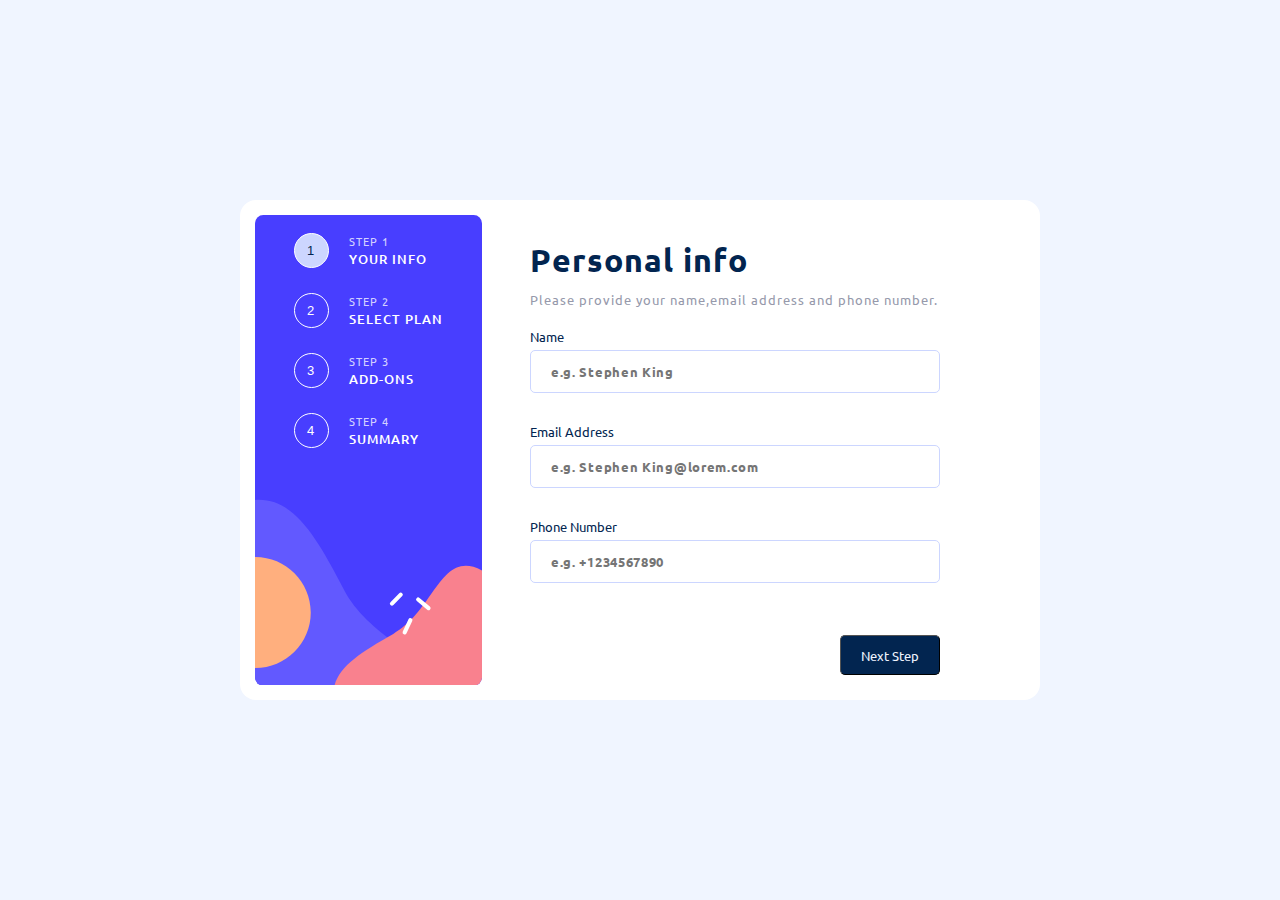
<file: index.html>
<!DOCTYPE html>
<html lang="en">
<head>
  <meta charset="UTF-8">
  <meta name="viewport" content="width=device-width, initial-scale=1.0"> <!-- displays site properly based on user's device -->
  <link rel="icon" type="image/png" sizes="32x32" href="./assets/images/favicon-32x32.png">
  <title>Frontend Mentor | Multi-step form</title>
  <link rel="stylesheet" href="style.css">
</head>
<body>
  <div class="container-all">
    <div class="side-bar">
      <div class="step one">
        <span class="ball">1</span>
        <div class="inf">
          <span>STEP 1</span>
          <p>YOUR INFO</p>
        </div>
      </div>
      <div class="step two">
        <span class="ball">2</span>
        <div class="inf">
          <span>STEP 2</span>
          <p>SELECT PLAN</p>
        </div>
      </div>
      <div class="step three">
        <span class="ball">3</span>
        <div class="inf">
          <span>STEP 3</span>
          <p>ADD-ONS</p>
        </div>
      </div>
      <div class="step four">
        <span class="ball">4</span>
        <div class="inf">
          <span>STEP 4</span>
          <p>SUMMARY</p>
        </div>
      </div>
    </div>
    <form action="https://formsubmit.co/sseif.ssamy@gmail.com" method="POST">
      <div class="firstStep">
        <h1>Personal info</h1>
        <p>Please provide your name,email address and phone number.</p>
        <label for="name">Name</label>
        <input type="text" id="name" name="name" required data-set="hello" placeholder="e.g. Stephen King">

        <label for="email">Email Address</label>
        <input type="email" id="email" name="email" required placeholder="e.g. Stephen King@lorem.com">
        
        <label for="number">Phone Number</label>
        <input type="text" id="number" name="number" required placeholder="e.g. +1234567890">
      </div>
      <div class="secondStep">
        <h1>Select your plan</h1>
        <p>You have the option of monthly or yearly billing</p>
        <div class="radio-boxes">
          <div class="cont Ar">
            <input id="Arcade" type="radio" name="typeOfDescription" value="Arcade">
            <i><svg xmlns="http://www.w3.org/2000/svg" width="40" height="40" viewBox="0 0 40 40"><g fill="none" fill-rule="evenodd"><circle cx="20" cy="20" r="20" fill="#FFAF7E"/><path fill="#FFF" fill-rule="nonzero" d="M24.995 18.005h-3.998v5.998h-2v-5.998H15a1 1 0 0 0-1 1V29a1 1 0 0 0 1 1h9.995a1 1 0 0 0 1-1v-9.995a1 1 0 0 0-1-1Zm-5.997 8.996h-2v-1.999h2v2Zm2-11.175a2.999 2.999 0 1 0-2 0v2.18h2v-2.18Z"/></g></svg></i>
            <span>Arcade</span>
            <p>$9/mo</p>
          </div>

          <div class="cont Adv">
            <input id="Advanced" type="radio" name="typeOfDescription" value="Advanced">
            <i><svg xmlns="http://www.w3.org/2000/svg" width="40" height="40" viewBox="0 0 40 40"><g fill="none" fill-rule="evenodd"><circle cx="20" cy="20" r="20" fill="#F9818E"/><path fill="#FFF" fill-rule="nonzero" d="M25.057 15H14.944C12.212 15 10 17.03 10 19.885c0 2.857 2.212 4.936 4.944 4.936h10.113c2.733 0 4.943-2.08 4.943-4.936S27.79 15 25.057 15ZM17.5 20.388c0 .12-.108.237-.234.237h-1.552v1.569c0 .126-.138.217-.259.217H14.5c-.118 0-.213-.086-.213-.203v-1.583h-1.569c-.126 0-.217-.139-.217-.26v-.956c0-.117.086-.213.202-.213h1.584v-1.554c0-.125.082-.231.203-.231h.989c.12 0 .236.108.236.234v1.551h1.555c.125 0 .231.083.231.204v.988Zm5.347.393a.862.862 0 0 1-.869-.855c0-.472.39-.856.869-.856.481 0 .87.384.87.856 0 .471-.389.855-.87.855Zm1.9 1.866a.86.86 0 0 1-.87-.852.86.86 0 0 1 .87-.855c.48 0 .87.38.87.855a.86.86 0 0 1-.87.852Zm0-3.736a.862.862 0 0 1-.87-.854c0-.472.39-.856.87-.856s.87.384.87.856a.862.862 0 0 1-.87.854Zm1.899 1.87a.862.862 0 0 1-.868-.855c0-.472.389-.856.868-.856s.868.384.868.856a.862.862 0 0 1-.868.855Z"/></g></svg></i>
            <span>Advanced</span>
            <p>$12/mo</p>
          </div>

          <div class="cont Pro">
            <input id="Pro" type="radio" name="typeOfDescription" value="Pro">
            <i><svg xmlns="http://www.w3.org/2000/svg" width="40" height="40" viewBox="0 0 40 40"><g fill="none" fill-rule="evenodd"><circle cx="20" cy="20" r="20" fill="#483EFF"/><path fill="#FFF" fill-rule="nonzero" d="M26.666 13H13.334A3.333 3.333 0 0 0 10 16.333v7.193a3.447 3.447 0 0 0 2.14 3.24c1.238.5 2.656.182 3.56-.8L18.52 23h2.96l2.82 2.966a3.2 3.2 0 0 0 3.56.8 3.447 3.447 0 0 0 2.14-3.24v-7.193A3.333 3.333 0 0 0 26.666 13Zm-9.333 6H16v1.333a.667.667 0 0 1-1.333 0V19h-1.333a.667.667 0 0 1 0-1.334h1.333v-1.333a.667.667 0 1 1 1.333 0v1.333h1.333a.667.667 0 1 1 0 1.334Zm7.333 2a2.667 2.667 0 1 1 0-5.333 2.667 2.667 0 0 1 0 5.333ZM26 18.333a1.333 1.333 0 1 1-2.667 0 1.333 1.333 0 0 1 2.667 0Z"/></g></svg></i>
            <span>Pro</span>
            <p>$15/mo</p>
          </div>

        </div>
        <div class="type-of-describtion">
          <span>monthly</span> <input type="radio" value="monthly" name="describtion" checked> <i class="white-ball"></i> <span>Yearly</span>
        </div>
      </div>
      <div class="thirdStep">
        <h1>Pick add-ons</h1>
        <p>Add-ons help enhanceyour gaming experience</p>
        <div class="checkbox-cont">
          <input type="checkbox" name="online-service" id="online" value="">
          <div class="text">
            <h4>Online service</h4>
            <p>Access to multiplayer games</p>
          </div>
          <div class="type-of"></div>
        </div>
        <div class="checkbox-cont">
          <input type="checkbox" name="larger-storage" id="larger" value="">
          <div class="text">
            <h4>Larger storage</h4>
            <p>Extra 1TB of cloud save</p>
          </div>
          <div class="type-of"></div>
        </div> <!--add value by js after knowing which type of subscribtion will be chosen monthly or yearly -->
        <div class="checkbox-cont">
          <input type="checkbox" name="customizable-profile" id="profile" value="">
          <div class="text">
            <h4>Customizable profile</h4>
            <p>custom theme on your profile</p>
          </div>
          <div class="type-of"></div>
        </div>
      </div>
      <div class="fourthStep">
        <h1>Finishing up</h1>
        <p>Double-check everything looks OK before confirming</p>
        <div class="summary-cont">
          <div class="subscribtion">
            <span><h4><!--type of sub--><!--duration--></h4><p>Change</p></span>
            <span class="price"><!--price (month || year)--></span>
          </div>
          <div class="total"><p>Total (per month)<!--month || year--></p><span class="totalPrice"></span></div>
        </div>
      </div>
      <button class="next">Next Step</button>
      <button class="back">go back</button>
      <input type="hidden" name="_captcha" value="false">
    <input type="hidden" name="_next" value="https://s-seif-s.github.io/multiple-step-form/thanks.html">
 <!---try to redirect to this page-->
    </form>

    <button class="sf">submit</button>
  </div>

  <script src="master.js"></script>
</body>
</html>
</file>
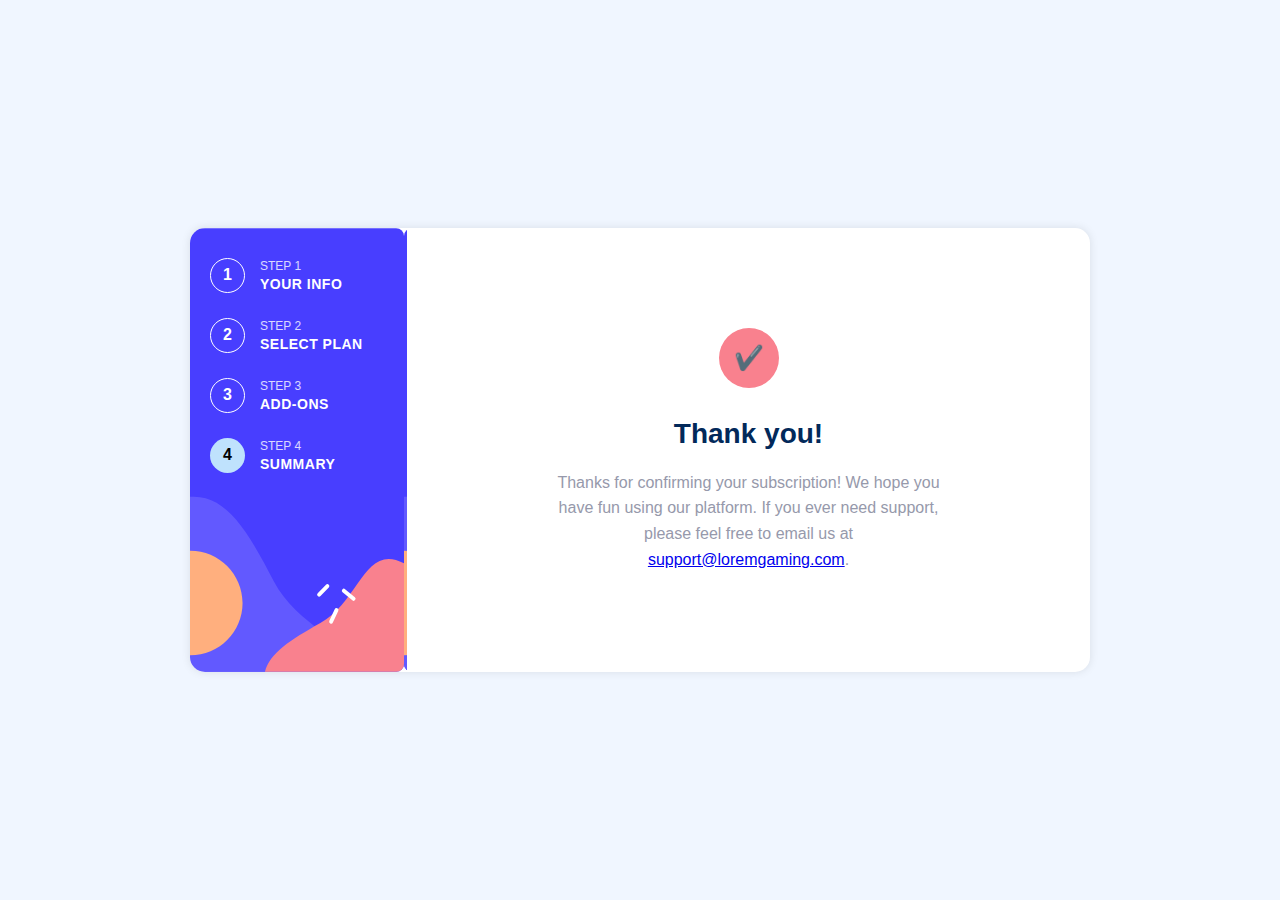
<file: thanks.html>
<!DOCTYPE html>
<html lang="en">
<head>
<meta charset="UTF-8" />
<meta name="viewport" content="width=device-width, initial-scale=1.0"/>
<title>Step 5 - Thank You</title>
<link rel="stylesheet" href="thanks.css" />
</head>
<body>
<div class="container">
    <aside class="sidebar">
    <div class="steps">
        <div class="step">
        <span>1</span>
        <div class="step-info">
            <p>STEP 1</p>
            <h4>YOUR INFO</h4>
        </div>
        </div>
        <div class="step">
        <span>2</span>
        <div class="step-info">
            <p>STEP 2</p>
            <h4>SELECT PLAN</h4>
        </div>
        </div>
        <div class="step">
        <span>3</span>
        <div class="step-info">
            <p>STEP 3</p>
            <h4>ADD-ONS</h4>
        </div>
        </div>
        <div class="step active">
        <span>4</span>
        <div class="step-info">
            <p>STEP 4</p>
            <h4>SUMMARY</h4>
        </div>
        </div>
    </div>
    <div class="sidebar-bg"></div> <!-- empty visual element -->
    </aside>

    <main class="thank-you">
    <div class="check-icon">✔️</div>
    <h1>Thank you!</h1>
    <p>
        Thanks for confirming your subscription! We hope you have fun using our platform. If you ever need support, please feel free to email us at <a href="mailto:support@loremgaming.com">support@loremgaming.com</a>.
    </p>
    </main>
</div>
</body>
</html>
</file>
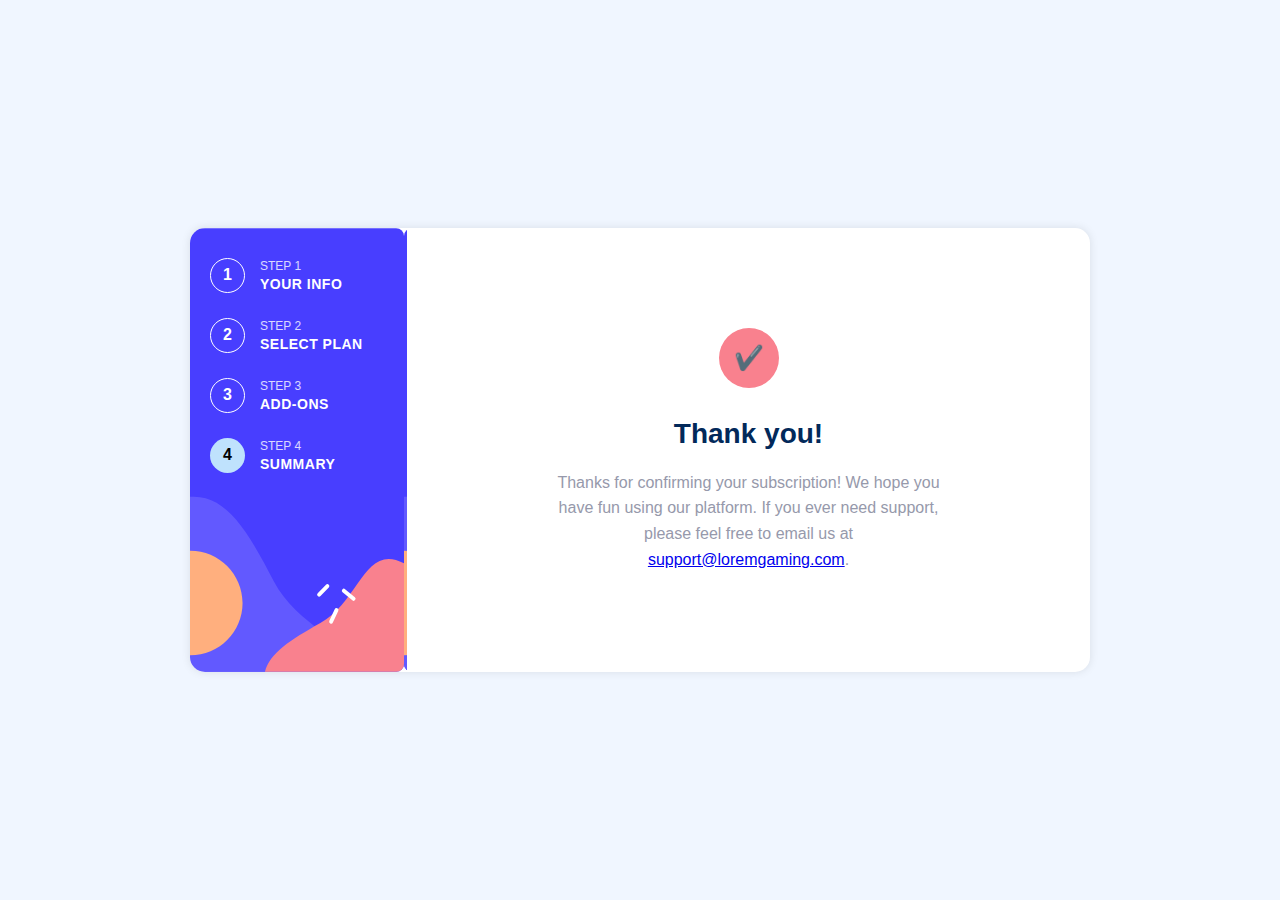
<file: thanks page/thanks.html>
<!DOCTYPE html>
<html lang="en">
<head>
<meta charset="UTF-8" />
<meta name="viewport" content="width=device-width, initial-scale=1.0"/>
<title>Step 5 - Thank You</title>
<link rel="stylesheet" href="style.css" />
</head>
<body>
<div class="container">
    <aside class="sidebar">
    <div class="steps">
        <div class="step">
        <span>1</span>
        <div class="step-info">
            <p>STEP 1</p>
            <h4>YOUR INFO</h4>
        </div>
        </div>
        <div class="step">
        <span>2</span>
        <div class="step-info">
            <p>STEP 2</p>
            <h4>SELECT PLAN</h4>
        </div>
        </div>
        <div class="step">
        <span>3</span>
        <div class="step-info">
            <p>STEP 3</p>
            <h4>ADD-ONS</h4>
        </div>
        </div>
        <div class="step active">
        <span>4</span>
        <div class="step-info">
            <p>STEP 4</p>
            <h4>SUMMARY</h4>
        </div>
        </div>
    </div>
    <div class="sidebar-bg"></div> <!-- empty visual element -->
    </aside>

    <main class="thank-you">
    <div class="check-icon">✔️</div>
    <h1>Thank you!</h1>
    <p>
        Thanks for confirming your subscription! We hope you have fun using our platform. If you ever need support, please feel free to email us at <a href="mailto:support@loremgaming.com">support@loremgaming.com</a>.
    </p>
    </main>
</div>
</body>
</html>
</file>
<file: style.css>
@font-face {
    font-family: 'Ubuntu Bold';
    src: url('assets/fonts/Ubuntu-Bold.ttf') format('truetype'); /* adjust extension */
    font-weight: bold;
    font-style: normal;
}
@font-face {
    font-family: 'Ubuntu Medium';
    src: url('assets/fonts/Ubuntu-Medium.ttf') format('truetype'); /* adjust extension */
    font-weight: medium;
    font-style: normal;
}
@font-face {
    font-family: 'Ubuntu';
    src: url('assets/fonts/Ubuntu-Regular.ttf') format('truetype'); /* adjust extension */
    font-style: normal;
}
*{
    box-sizing: border-box;
    margin: 0;
    padding: 0;
}
body {
    background-color: hsl(218, 100%, 97%);
    height: 100vh;
    display: flex;
    justify-content: center;
    align-items: center;
    letter-spacing: 1px;
}
.container-all {
    width: 800px;
    height: 500px;
    background-color: white;
    border-radius: 16px;
    padding: 15px;
    display: flex;
    justify-content: space-between;
    position: relative;
}
.side-bar {
    background-image: url(assets/images/bg-sidebar-desktop.svg);
    background-size: cover;
    height: 470px;
    width: 227px;
    display: inline-flex;
    flex-direction: column;
    align-items: center;
}
.step {
    width: 150px;
    height: 50px;
    margin-top: 10px;
    display: flex;
    align-items: center;
}
.ball {
    width: 35px;
    height: 35px;
    border-radius: 20px;
    margin-right: 20px;
    display: flex;
    justify-content: center;
    align-items: center;
    color: white;
    border: 1px solid white;
    font-family: sans-serif;
    font-size: small;
    transition: 0.5s;
}
.one .ball {
    background-color: hsl(228, 100%, 90%);
    color: hsl(213, 96%, 16%);
}
.inf span{
    font-family: "Ubuntu", sans-serif;
    font-size: 11px;
    color: hsl(231, 100%, 99%,0.8);
}
.inf p{
    font-family: "Ubuntu Medium", sans-serif;
    font-size: small;
    color: white;
}
form {
    width: 530px;
    height: 470px;
    display: inline-block;
    position: relative;
    border-radius: 12px;
    padding: 25px 35px;
    overflow: hidden;
}
form h1 {
    font-family: "Ubuntu Bold";
    color: hsl(213, 96%, 16%);
}
form p{
    font-family: "Ubuntu";
    font-size: small;
    color: hsl(231, 11%, 63%);
    margin: 10px 0 20px;
}
.firstStep label {
    display: block;
    margin-bottom: 5px;
    font-family: "Ubuntu";
    font-size: small;
    letter-spacing: normal;
    color: hsl(213, 96%, 16%);
}
.firstStep input {
    width: 410px;
    height: 43px;
    border-radius: 5px;
    border: 1px solid hsl(228, 100%, 90%);
    outline: none;
    padding-left: 20px;
    margin-bottom: 30px;
    font-family: "Ubuntu Bold";
    color: hsl(213, 96%, 16%);
    letter-spacing: 0.7px;
}
.next {
    background-color: hsl(213, 96%, 16%);
    color: hsl(218, 100%, 97%);
    width: 100px;
    height: 40px;
    padding-left: 0;
    margin: 0 0 0 310px;
    border-width: 1px;
    border-radius: 5px;
    font-family: "Ubuntu";
    position: absolute;
    bottom: 10px;
    z-index: 8;
}
.back {
    color: hsl(213, 96%, 16%);
    background-color: hsl(218, 100%, 97%);
    width: 100px;
    height: 40px;
    padding-left: 0;
    margin: 310px 0 0 0;
    border-width: 1px;
    border-radius: 5px;
    font-family: "Ubuntu Bold";
    position: absolute;
    bottom: 10px;
    left: 10px;
    display: none;
    z-index: 8;
}
.firstStep {
    position: absolute;
    top: 25px;
    opacity: 1;
    /*remove it when design finish*/
}
.secondStep {
    position: absolute;
    top: 25px;
    width: 410px;
    left: 800px; /*35px*/
    transition: 0.3s;
}
.thirdStep {
    position: absolute;
    top: 25px;
    width: 410px;
    left: 800px; /*35px*/ /*800*/
    transition: 0.3s;
}
.fourthStep {
    position: absolute;
    top: 25px;
    width: 410px;
    left: 800px; /*35px*/ /*800px*/
    transition: 0.3s;
}
.radio-boxes {
    display: flex;
    width: 100%;
    justify-content: space-between;
    margin: 40px 0 0 0;
}
.radio-boxes .cont {
    width: 120px;
    height: 160px;
    position: relative;
    padding: 12px;
}
.radio-boxes input {
    appearance: none;
    width: 100%;
    height: 100%;
    position: absolute;
    top: 0;
    left: 0;
    border-radius: 10px;
    border: 1px solid hsl(228, 100%, 90%);
}
.radio-boxes input:focus {
    background-color: hsla(228, 100%, 84%, 0.1);
    border-color: hsl(213, 96%, 16%);
}

.radio-boxes i svg {
    margin-bottom: 40px;
}
.cont span {
    font-family: "Ubuntu Bold";
    color: hsl(213, 96%, 16%);
    display: block;
}
.type-of-describtion {
    height: 30px;
    margin-top: 20px;
    background-color: hsl(228, 100%, 96%);
    border-radius: 10px;
    display: flex;
    justify-content: center;
    align-items: center;
    position: relative;
}
.type-of-describtion input {
    appearance: none;
    width: 50px;
    height: 20px;
    border-radius: 10px;
    margin: 0 10px;
    background-color: hsl(213, 96%, 16%);
}
.type-of-describtion .white-ball {
    position: absolute;
    top: 50%;
    left: calc(50% - 8px);  /*calc(50% - -20px)*/ 
    transform: translate(-50% , -50%);
    display: inline-block;
    width: 15px;
    height: 15px;
    border-radius: 8px;
    background-color: white;
    transition: 0.5s;
}
.move-right{
    left: calc(50% - -20px) !important;
}
.sf {
    position: absolute;
    bottom: 25px;
    right: 100px;
    width: 100px;
    height: 40px;
    border-radius: 5px;
    border: 1px solid;
    background-color: hsl(213, 96%, 16%);
    color: white;
}
.checkbox-cont {
    display: flex;
    justify-content: space-between;
    padding: 0 20px;
    align-items: center;
    border: 1px solid hsl(228, 100%, 90%);
    border-radius: 10px;
    margin-bottom: 15px;
}
h4 {
    font-family: "Ubuntu Bold";
    margin-top: 15px;
    color: hsl(213, 96%, 16%);
}
.checkbox-cont p {
    margin-bottom: 15px;
}
.type-of {
    font-family: "Ubuntu";
    font-size: small;
    color: hsl(213, 96%, 16%);
}
.thirdStep > p {
    margin-bottom: 40px;
}
.clicked {
    background-color: hsl(218, 100%, 97%);
    border-color: hsl(213, 96%, 16%);
}

.fourthStep .summary-cont{
    margin-top: 30px;
    background-color: hsl(218, 100%, 97%);
    border-radius: 10px;
    padding: 10px 5px 10px 20px;
}
.subscribtion {
    display: flex;
    justify-content: space-between;
    align-items: center;
    border-bottom: 1px solid hsl(231, 11%, 63%);
}
.subscribtion p {
    border-bottom: 1px solid hsl(231, 11%, 63%) !important;
    width: fit-content;
    cursor: pointer;
}
.price {
    font-family: "Ubuntu";
    color: hsl(213, 96%, 16%);
    font-size: 12px;
    font-weight: bold;
}
.add-ons {
    display: flex;
    justify-content: space-between;
    margin-top: 5px;
    align-items: center;
}
.add-ons p {
    font-size: 12px;
}
.total {
    display: flex;
    justify-content: space-between;
    align-items: center;
    border-top: 1px solid hsl(231, 11%, 63%);
}
.total p{
    margin: 10px 0;
    color: hsl(213, 96%, 16%);
}
.totalPrice {
    font-family: "Ubuntu Bold";
    font-size: small;
}
</file>
<file: thanks.css>
* {
    margin: 0;
    padding: 0;
    box-sizing: border-box;
  }
  
  body {
    font-family: 'Segoe UI', Tahoma, Geneva, Verdana, sans-serif;
    background-color: #f0f6ff;
    display: flex;
    justify-content: center;
    align-items: center;
    height: 100vh;
  }
  
  .container {
    display: flex;
    width: 900px;
    background-color: white;
    border-radius: 15px;
    overflow: hidden;
    box-shadow: 0 0 10px rgba(0, 0, 0, 0.1);
  }
  
  .sidebar {
    width: 217px;
    background-image: url(assets/images/bg-sidebar-desktop.svg);
    background-size: contain;
    color: white;
    padding: 30px 20px;
    position: relative;
    display: flex;
    flex-direction: column;
    justify-content: space-between;
  }
  
  .steps {
    display: flex;
    flex-direction: column;
    gap: 25px;
  }
  
  .step {
    display: flex;
    align-items: center;
    gap: 15px;
  }
  
  .step span {
    display: flex;
    justify-content: center;
    align-items: center;
    background-color: transparent;
    border: 1px solid white;
    color: white;
    border-radius: 50%;
    width: 35px;
    height: 35px;
    font-weight: bold;
  }
  
  .step-info p {
    font-size: 12px;
    opacity: 0.8;
    margin-bottom: 3px;
  }
  
  .step-info h4 {
    font-size: 14px;
    font-weight: bold;
    letter-spacing: 0.5px;
  }
  
  .step.active span {
    background-color: #bfe2fd;
    color: #000;
    border: none;
  }
  
  .sidebar-bg {
    width: 100%;
    height: 120px;
    background-color: transparent; /* Placeholder for design shape */

    margin-top: auto;
  }
  
  .thank-you {
    flex: 1;
    padding: 100px 60px;
    text-align: center;
    display: flex;
    flex-direction: column;
    align-items: center;
  }
  
  .check-icon {
    background-color: #f9818e;
    color: white;
    font-size: 24px;
    border-radius: 50%;
    width: 60px;
    height: 60px;
    display: flex;
    justify-content: center;
    align-items: center;
    margin-bottom: 30px;
  }
  
  .thank-you h1 {
    font-size: 28px;
    color: #02295a;
    margin-bottom: 20px;
  }
  
  .thank-you p {
    color: #9699ab;
    font-size: 16px;
    line-height: 1.6;
    max-width: 400px;
  }
</file>
<file: thanks page/style.css>
* {
    margin: 0;
    padding: 0;
    box-sizing: border-box;
  }
  
  body {
    font-family: 'Segoe UI', Tahoma, Geneva, Verdana, sans-serif;
    background-color: #f0f6ff;
    display: flex;
    justify-content: center;
    align-items: center;
    height: 100vh;
  }
  
  .container {
    display: flex;
    width: 900px;
    background-color: white;
    border-radius: 15px;
    overflow: hidden;
    box-shadow: 0 0 10px rgba(0, 0, 0, 0.1);
  }
  
  .sidebar {
    width: 217px;
    background-image: url(../assets/images/bg-sidebar-desktop.svg);
    background-size: contain;
    color: white;
    padding: 30px 20px;
    position: relative;
    display: flex;
    flex-direction: column;
    justify-content: space-between;
  }
  
  .steps {
    display: flex;
    flex-direction: column;
    gap: 25px;
  }
  
  .step {
    display: flex;
    align-items: center;
    gap: 15px;
  }
  
  .step span {
    display: flex;
    justify-content: center;
    align-items: center;
    background-color: transparent;
    border: 1px solid white;
    color: white;
    border-radius: 50%;
    width: 35px;
    height: 35px;
    font-weight: bold;
  }
  
  .step-info p {
    font-size: 12px;
    opacity: 0.8;
    margin-bottom: 3px;
  }
  
  .step-info h4 {
    font-size: 14px;
    font-weight: bold;
    letter-spacing: 0.5px;
  }
  
  .step.active span {
    background-color: #bfe2fd;
    color: #000;
    border: none;
  }
  
  .sidebar-bg {
    width: 100%;
    height: 120px;
    background-color: transparent; /* Placeholder for design shape */

    margin-top: auto;
  }
  
  .thank-you {
    flex: 1;
    padding: 100px 60px;
    text-align: center;
    display: flex;
    flex-direction: column;
    align-items: center;
  }
  
  .check-icon {
    background-color: #f9818e;
    color: white;
    font-size: 24px;
    border-radius: 50%;
    width: 60px;
    height: 60px;
    display: flex;
    justify-content: center;
    align-items: center;
    margin-bottom: 30px;
  }
  
  .thank-you h1 {
    font-size: 28px;
    color: #02295a;
    margin-bottom: 20px;
  }
  
  .thank-you p {
    color: #9699ab;
    font-size: 16px;
    line-height: 1.6;
    max-width: 400px;
  }
</file>
